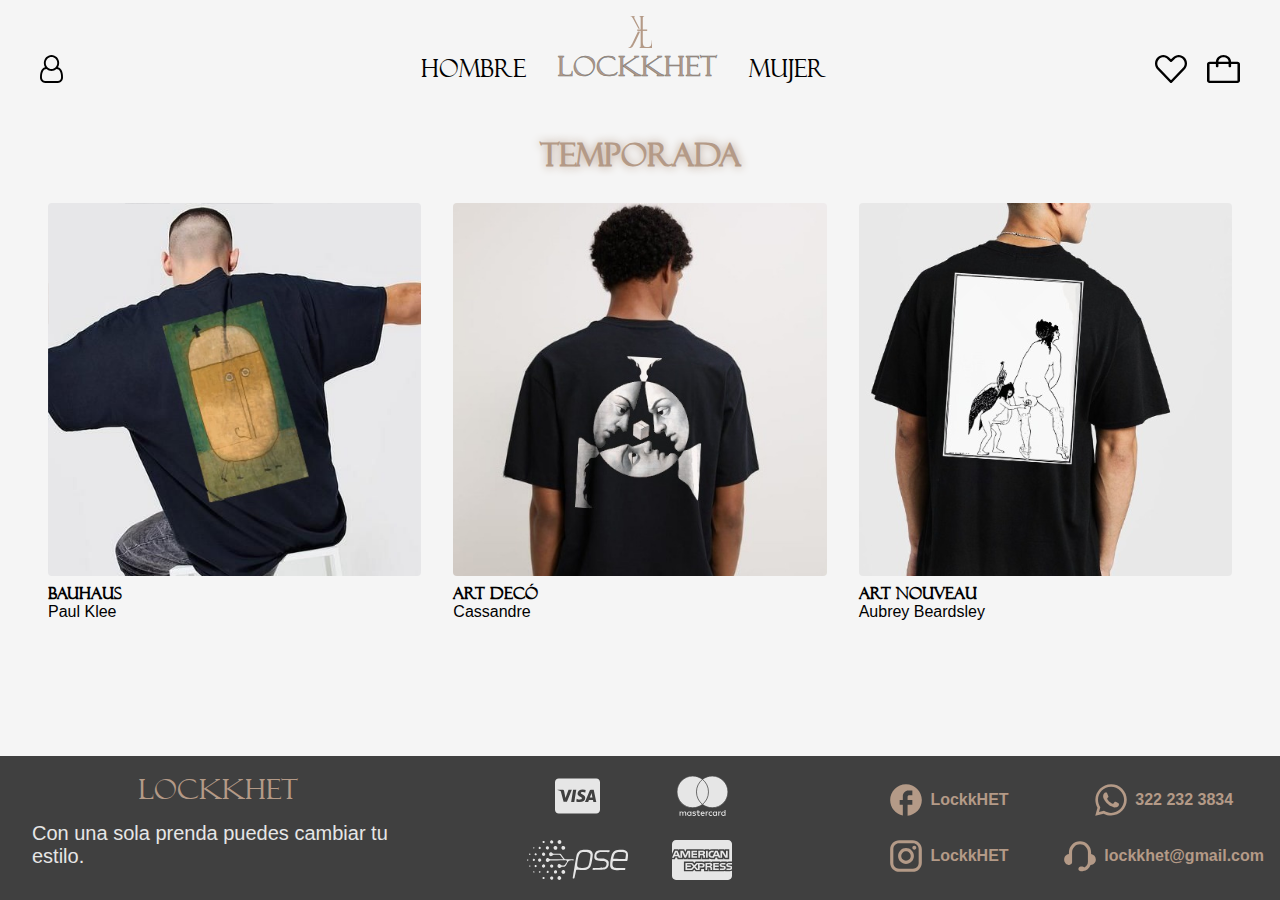
<file: temporada/index.html>
<!DOCTYPE html>
<html lang="es">
<head>
  <meta charset="UTF-8">
  <meta http-equiv="X-UA-Compatible" content="IE=edge">
  <meta name="viewport" content="width=device-width, initial-scale=1.0">
  <link rel="stylesheet" href="../style.css">
  <link rel="shortcut icon" href="../imgs/logo.svg">
  <link rel="stylesheet" href="style.css">
    <meta name="author" content="LockHET" />
    <meta name="description" content="LockHEET la magia del estilo">
    <meta name="keywords" content="LockHET, Lock, Het, moda, estilo, ropa">
  <title>Temporada LockHET</title>
</head>
<body>
  
  <header>

      <div id="logoNav">
        <button><img src="../imgs/logo.svg" alt=""></button>
      </div>


      <nav>
        
          <button id="user"><img src="../imgs/user.svg" alt=""></button>
          
            <li id="menu">
              <ul><a href="">Hombre</a></ul>
              <ul><a href="../index.html" class="active">LockkHET</a></ul>
              <ul><a href="">Mujer</a></ul>
            </li>
            
          <div id="productos">
            <button id="favoritos"><img src="../imgs/fav.svg" alt=""></button>
            <button id="carrito"><img src="../imgs/cart.svg" alt=""></button>
          </div>

        </nav>

  </header>

  <main>
    <div class="title">
      <a>TEMPORADA</a>
    </div>
    <div id="productos">
      <div id="producto1" class="producto">
        <a href="estilo1/index.html" class="imgProducto"></a>
        <span class="bold">Bauhaus</span>
        <span>Paul Klee</span>
      </div>
      <div id="producto2" class="producto">
        <a href="estilo2/index.html" class="imgProducto"></a>
        <span class="bold">Art Decó</span>
        <span>Cassandre</span>
      </div>
      <div id="producto3" class="producto">
        <a href="estilo3/index.html" class="imgProducto"></a>
        <span class="bold">Art Nouveau</span>
        <span>Aubrey Beardsley</span>
      </div>
    </div>
  </main>

  <footer>

    <div id="descripcion">
      <a>
        LockkHET
      </a>
      <P>
        Con una sola prenda puedes cambiar tu estilo.
      </P>
    </div>

    <div id="pago">
      <img src="../imgs/visa.svg" alt="visa" class="pago">
      <img src="../imgs/mastercard.svg" alt="mastercard" class="pago">
      <img src="../imgs/pse.svg" alt="pse" class="pago">
      <img src="../imgs/amEx.svg" alt="american express" class="pago">
    </div>

    <div id="contacto">
      <a id="facebook" class="contacto">
        <img src="../imgs/facebook.svg" alt="facebook">
        <span>LockkHET</span>
      </a>
      <a id="whatsapp" class="contacto" href="https://wa.me/573222323834" target="_blank">
        <img src="../imgs/whatsapp.svg" alt="whatsapp">
        <span>322 232 3834</span>
      </a>
      <a id="instagram" class="contacto">
        <img src="../imgs/instagram.svg" alt="instagram">
        <span href="">LockkHET</span>
      </a>
      <a id="servicio" class="contacto" href="mailto:lockkhet@gmail.com">
        <img src="../imgs/servicio.svg" alt="servicio al cliente">
        <span>lockkhet@gmail.com</span>
      </a>
    </div>

  </footer>

  <script src="../script.js"></script>
  <script src="script.js"></script>
</body>
</html>
</file>
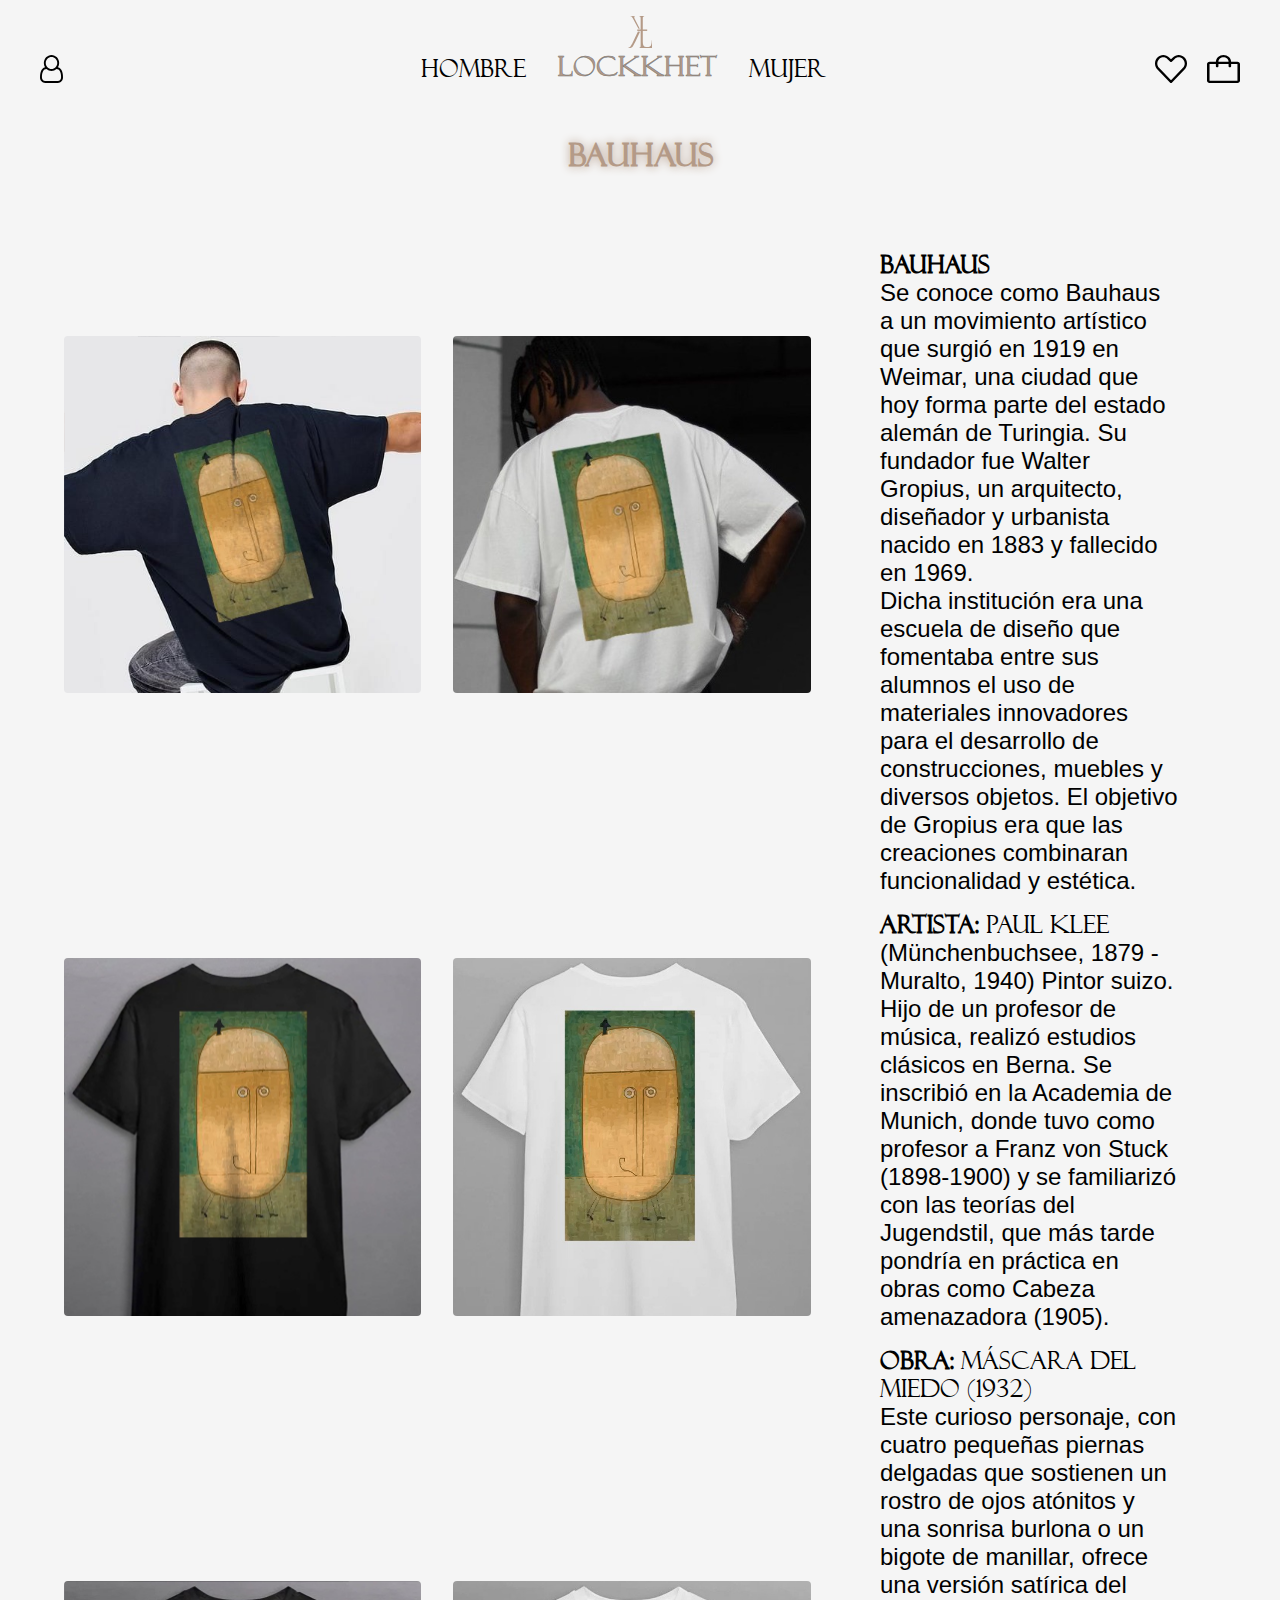
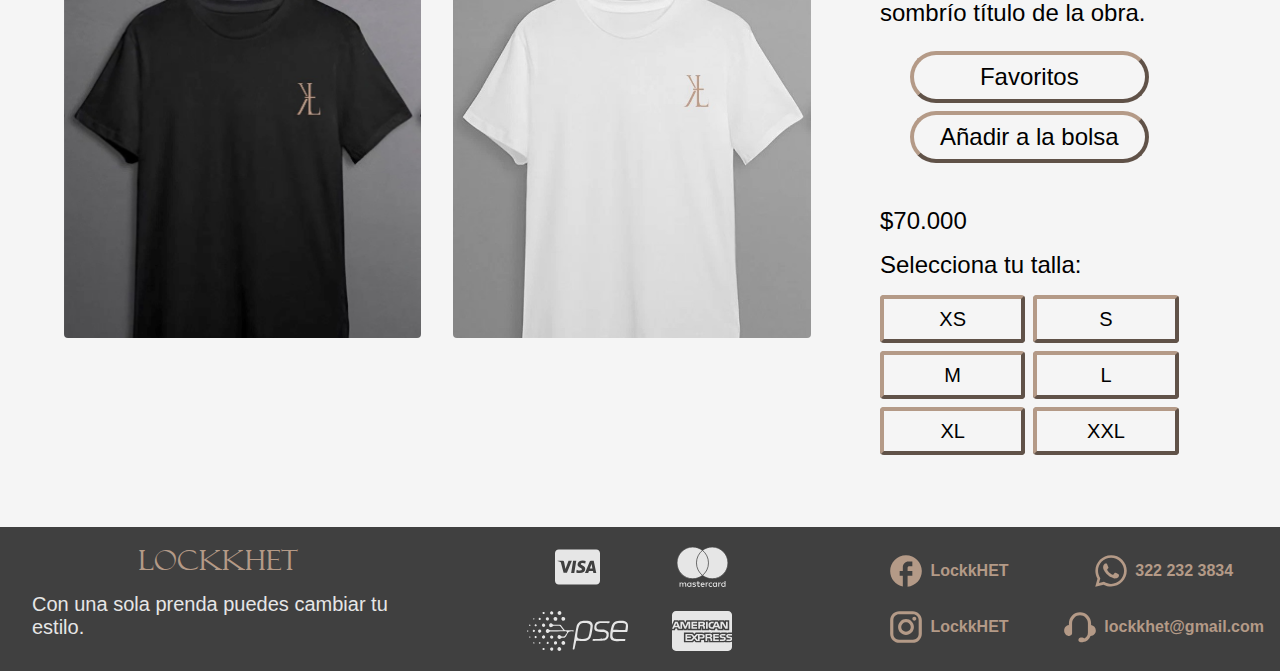
<file: temporada/estilo1/index.html>
<!DOCTYPE html>
<html lang="es">
<head>
  <meta charset="UTF-8">
  <meta http-equiv="X-UA-Compatible" content="IE=edge">
  <meta name="viewport" content="width=device-width, initial-scale=1.0">
  <link rel="stylesheet" href="../../style.css">
  <link rel="shortcut icon" href="../../imgs/logo.svg">
  <link rel="stylesheet" href="../style.css">
  <link rel="stylesheet" href="../plantilla/style.css">
  <link rel="stylesheet" href="style.css">
    <meta name="author" content="LockHET" />
    <meta name="description" content="LockHEET la magia del estilo">
    <meta name="keywords" content="LockHET, Lock, Het, moda, estilo, ropa">
  <title>Bauhaus - LockHET</title>
</head>
<body>
  
  <header>

      <div id="logoNav">
        <button><img src="../../imgs/logo.svg" alt=""></button>
      </div>


      <nav>
        
          <button id="user"><img src="../../imgs/user.svg" alt=""></button>
          
            <li id="menu">
              <ul><a href="">Hombre</a></ul>
              <ul><a href="../../index.html" class="active">LockkHET</a></ul>
              <ul><a href="">Mujer</a></ul>
            </li>
            
          <div id="productos">
            <button id="favoritos"><img src="../../imgs/fav.svg" alt=""></button>
            <button id="carrito"><img src="../../imgs/cart.svg" alt=""></button>
          </div>

        </nav>

  </header>

  <main>
    <div class="title">
      <a>Bauhaus</a>
    </div>
    
    <div id="productoPrincipal">

      <div id="imgs">
        <div class="imgProducto" id="imgProducto1"></div>
        <div class="imgProducto" id="imgProducto2"></div>
        <div class="imgProducto" id="imgProducto3"></div>
        <div class="imgProducto" id="imgProducto4"></div>
        <div class="imgProducto" id="imgProducto5"></div>
        <div class="imgProducto" id="imgProducto6"></div>
      </div>

      <div id="informacion">
        <div id="estilo">
          <span class="titulo1 bold">Bauhaus</span>
          <span class="contenido">Se conoce como Bauhaus a un movimiento artístico que surgió en 1919 en Weimar, una ciudad que hoy forma parte del estado alemán de Turingia. Su fundador fue Walter Gropius, un arquitecto, diseñador y urbanista nacido en 1883 y fallecido en 1969.<br>
          Dicha institución era una escuela de diseño que fomentaba entre sus alumnos el uso de materiales innovadores para el desarrollo de construcciones, muebles y diversos objetos. El objetivo de Gropius era que las creaciones combinaran funcionalidad y estética.
          </span>
        </div>
        <div id="artista">
          <span class="titulo1"><span class="bold">Artista:</span> Paul Klee</span>
          <span class="contenido">(Münchenbuchsee, 1879 - Muralto, 1940) Pintor suizo. Hijo de un profesor de música, realizó estudios clásicos en Berna. Se inscribió en la Academia de Munich, donde tuvo como profesor a Franz von Stuck (1898-1900) y se familiarizó con las teorías del Jugendstil, que más tarde pondría en práctica en obras como Cabeza amenazadora (1905).</span>
        </div>
        <div id="obra">
          <span class="titulo1"><span class="bold">Obra:</span> Máscara del miedo (1932)</span>
          <span class="contenido">Este curioso personaje, con cuatro pequeñas piernas delgadas que sostienen un rostro de ojos atónitos y una sonrisa burlona o un bigote de manillar, ofrece una versión satírica del sombrío título de la obra.</span>
        </div>

        <div id="compra">
          <button id="favorito">Favoritos</button>
          <button id="bolsa">Añadir a la bolsa</button>
        </div>
        <span id="precio">$70.000</span>
        <span id="talla">Selecciona tu talla:</span>
        <div id="selectTalla">
          <button class="talla">XS</button>
          <button class="talla">S</button>
          <button class="talla">M</button>
          <button class="talla">L</button>
          <button class="talla">XL</button>
          <button class="talla">XXL</button>
        </div>
      </div>
    </div>
  </main>

  <footer>

    <div id="descripcion">
      <a>
        LockkHET
      </a>
      <P>
        Con una sola prenda puedes cambiar tu estilo.
      </P>
    </div>

    <div id="pago">
      <img src="../../imgs/visa.svg" alt="visa" class="pago">
      <img src="../../imgs/mastercard.svg" alt="mastercard" class="pago">
      <img src="../../imgs/pse.svg" alt="pse" class="pago">
      <img src="../../imgs/amEx.svg" alt="american express" class="pago">
    </div>

    <div id="contacto">
      <a id="facebook" class="contacto">
        <img src="../../imgs/facebook.svg" alt="facebook">
        <span>LockkHET</span>
      </a>
      <a id="whatsapp" class="contacto" href="https://wa.me/573222323834" target="_blank">
        <img src="../../imgs/whatsapp.svg" alt="whatsapp">
        <span>322 232 3834</span>
      </a>
      <a id="instagram" class="contacto">
        <img src="../../imgs/instagram.svg" alt="instagram">
        <span href="">LockkHET</span>
      </a>
      <a id="servicio" class="contacto" href="mailto:lockkhet@gmail.com">
        <img src="../../imgs/servicio.svg" alt="servicio al cliente">
        <span>lockkhet@gmail.com</span>
      </a>
    </div>

  </footer>

  <script src="../../script.js"></script>
  <script src="../script.js"></script>
  <script src="script.js"></script>
</body>
</html>
</file>
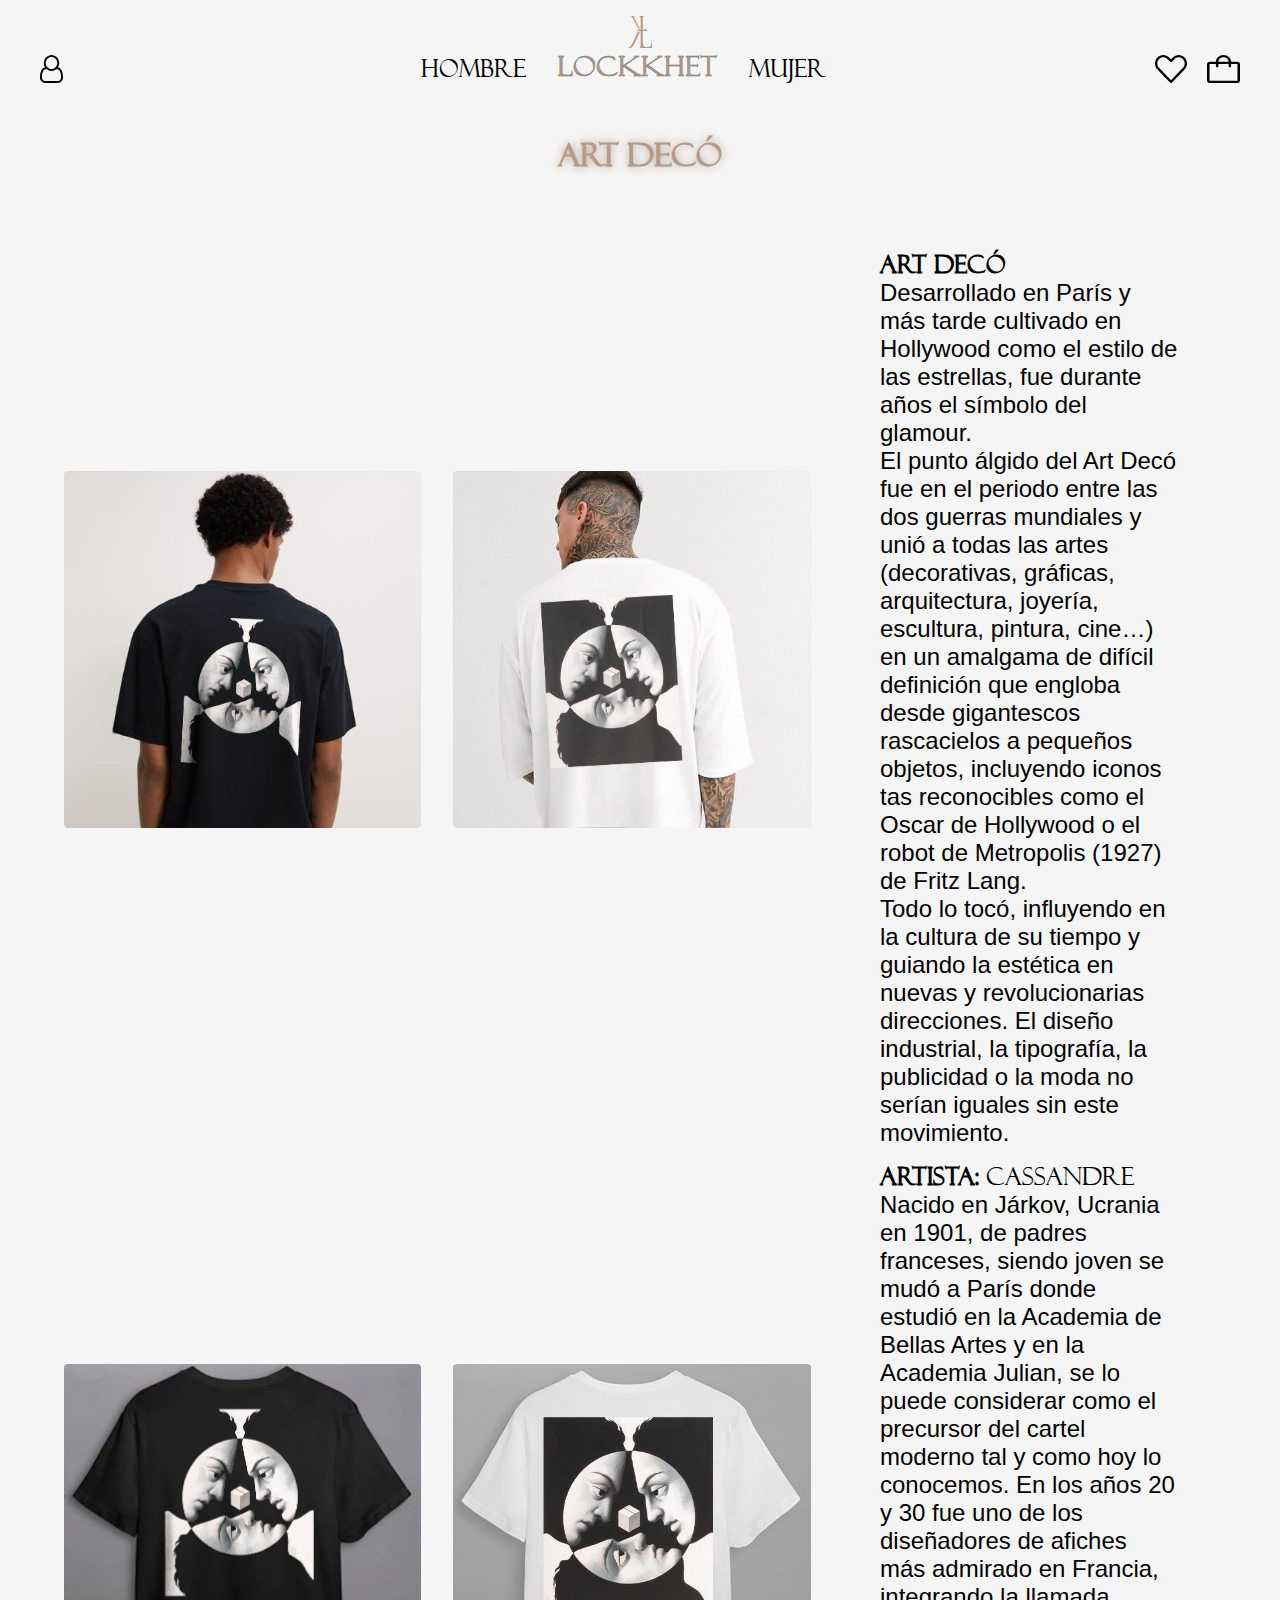
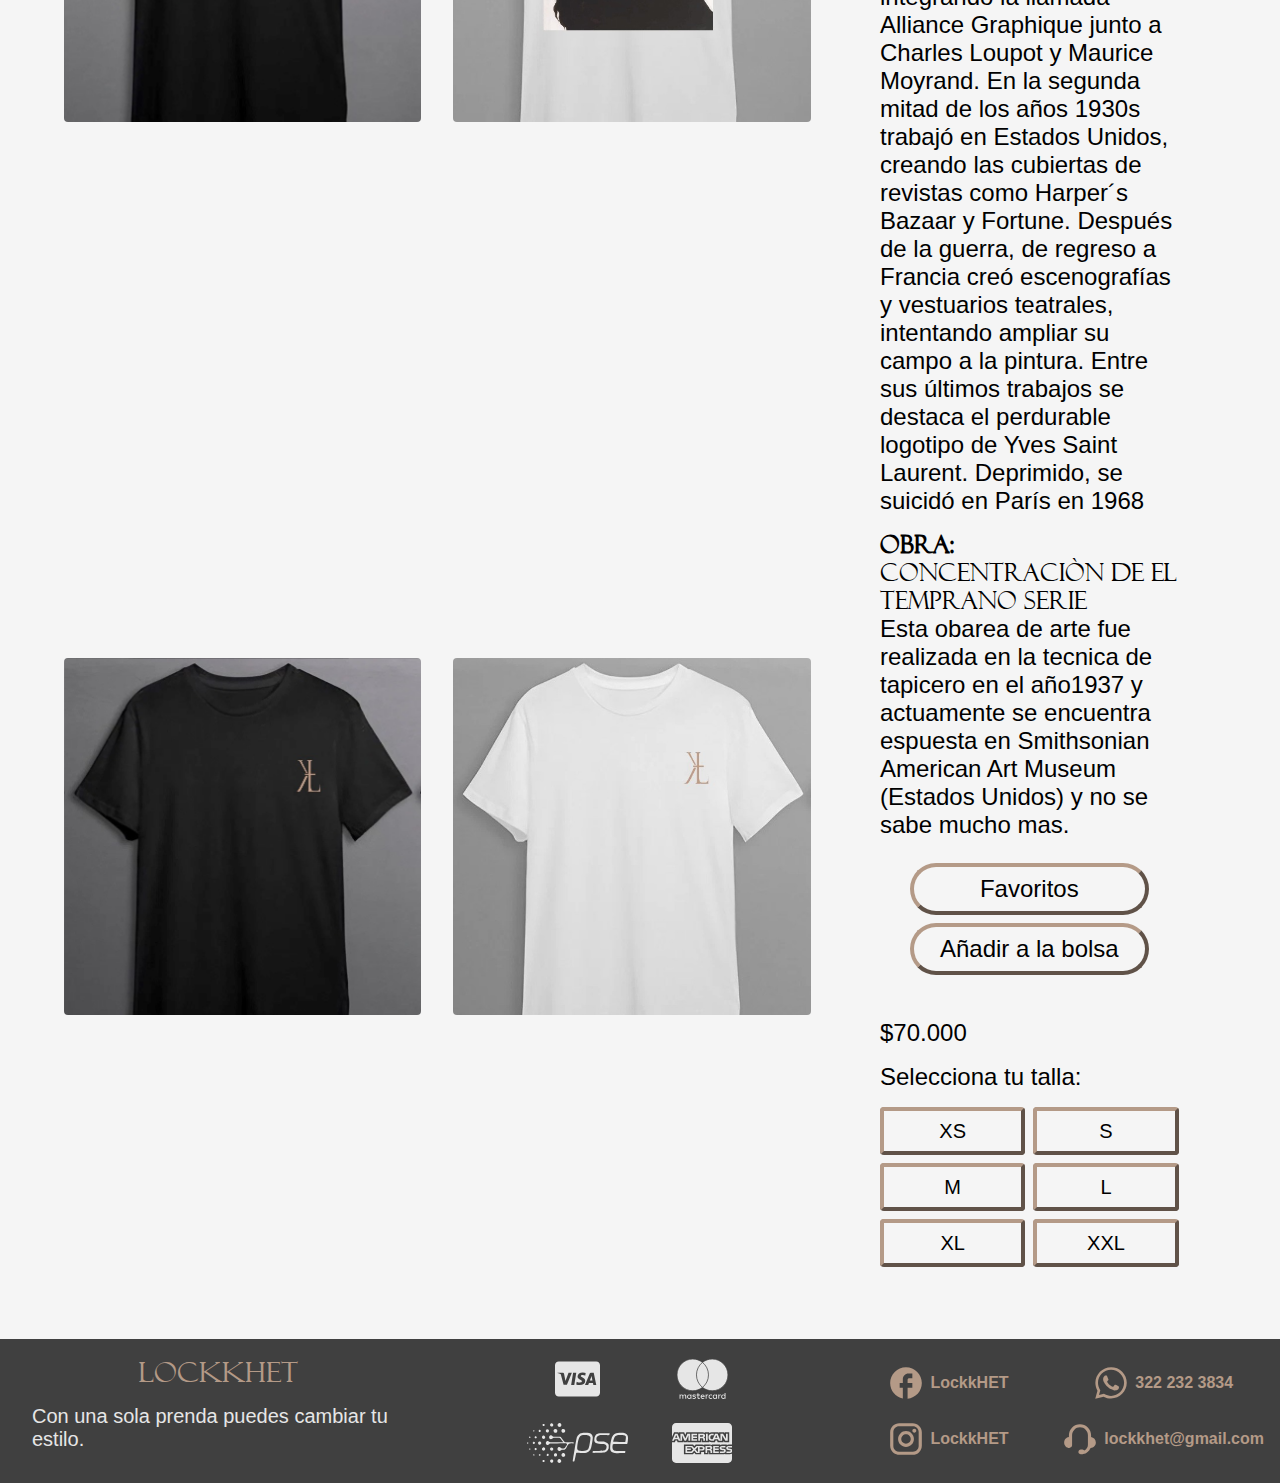
<file: temporada/estilo2/index.html>
<!DOCTYPE html>
<html lang="es">
<head>
  <meta charset="UTF-8">
  <meta http-equiv="X-UA-Compatible" content="IE=edge">
  <meta name="viewport" content="width=device-width, initial-scale=1.0">
  <link rel="stylesheet" href="../../style.css">
  <link rel="shortcut icon" href="../../imgs/logo.svg">
  <link rel="stylesheet" href="../style.css">
  <link rel="stylesheet" href="../plantilla/style.css">
  <link rel="stylesheet" href="style.css">
    <meta name="author" content="LockHET" />
    <meta name="description" content="LockHEET la magia del estilo">
    <meta name="keywords" content="LockHET, Lock, Het, moda, estilo, ropa">
  <title>Art Decó - LockHET</title>
</head>
<body>
  
  <header>

      <div id="logoNav">
        <button><img src="../../imgs/logo.svg" alt=""></button>
      </div>


      <nav>
        
          <button id="user"><img src="../../imgs/user.svg" alt=""></button>
          
            <li id="menu">
              <ul><a href="">Hombre</a></ul>
              <ul><a href="../../index.html" class="active">LockkHET</a></ul>
              <ul><a href="">Mujer</a></ul>
            </li>
            
          <div id="productos">
            <button id="favoritos"><img src="../../imgs/fav.svg" alt=""></button>
            <button id="carrito"><img src="../../imgs/cart.svg" alt=""></button>
          </div>

        </nav>

  </header>

  <main>
    <div class="title">
      <a>Art Decó</a>
    </div>
    
    <div id="productoPrincipal">

      <div id="imgs">
        <div class="imgProducto" id="imgProducto1"></div>
        <div class="imgProducto" id="imgProducto2"></div>
        <div class="imgProducto" id="imgProducto3"></div>
        <div class="imgProducto" id="imgProducto4"></div>
        <div class="imgProducto" id="imgProducto5"></div>
        <div class="imgProducto" id="imgProducto6"></div>
      </div>

      <div id="informacion">
        <div id="estilo">
          <span class="titulo1 bold">Art Decó</span>
          <span class="contenido">Desarrollado en París y más tarde cultivado en Hollywood como el estilo de las estrellas, fue durante años el símbolo del glamour.<br>
          El punto álgido del Art Decó fue en el periodo entre las dos guerras mundiales y unió a todas las artes (decorativas, gráficas, arquitectura, joyería, escultura, pintura, cine…) en un amalgama de difícil definición que engloba desde gigantescos rascacielos a pequeños objetos, incluyendo iconos tas reconocibles como el Oscar de Hollywood o el robot de Metropolis (1927) de Fritz Lang.<br>
          Todo lo tocó, influyendo en la cultura de su tiempo y guiando la estética en nuevas y revolucionarias direcciones. El diseño industrial, la tipografía, la publicidad o la moda no serían iguales sin este movimiento.</span>
        </div>
        <div id="artista">
          <span class="titulo1"><span class="bold">Artista:</span> Cassandre</span>
          <span class="contenido">Nacido en Járkov, Ucrania en 1901, de padres franceses, siendo joven se mudó a París donde estudió en la Academia de Bellas Artes y en la Academia Julian, se lo puede considerar como el precursor del cartel moderno tal y como hoy lo conocemos. En los años 20 y 30 fue uno de los diseñadores de afiches más admirado en Francia, integrando la llamada Alliance Graphique junto a Charles Loupot y Maurice Moyrand. En la segunda mitad de los años 1930s trabajó en Estados Unidos, creando las cubiertas de revistas como Harper´s Bazaar y Fortune. Después de la guerra, de regreso a Francia creó escenografías y vestuarios teatrales, intentando ampliar su campo a la pintura. Entre sus últimos trabajos se destaca el perdurable logotipo de Yves Saint Laurent. Deprimido, se suicidó en París en 1968</span>
        </div>
        <div id="obra">
          <span class="titulo1"><span class="bold">Obra:</span> Concentraciòn de el temprano serie</span>
          <span class="contenido">Esta obarea de arte fue realizada en la tecnica de tapicero en el año1937 y actuamente se encuentra espuesta en Smithsonian American Art Museum (Estados Unidos) y no se sabe mucho mas.</span>
        </div>

        <div id="compra">
          <button id="favorito">Favoritos</button>
          <button id="bolsa">Añadir a la bolsa</button>
        </div>
        <span id="precio">$70.000</span>
        <span id="talla">Selecciona tu talla:</span>
        <div id="selectTalla">
          <button class="talla">XS</button>
          <button class="talla">S</button>
          <button class="talla">M</button>
          <button class="talla">L</button>
          <button class="talla">XL</button>
          <button class="talla">XXL</button>
        </div>
      </div>
    </div>
  </main>

  <footer>

    <div id="descripcion">
      <a>
        LockkHET
      </a>
      <P>
        Con una sola prenda puedes cambiar tu estilo.
      </P>
    </div>

    <div id="pago">
      <img src="../../imgs/visa.svg" alt="visa" class="pago">
      <img src="../../imgs/mastercard.svg" alt="mastercard" class="pago">
      <img src="../../imgs/pse.svg" alt="pse" class="pago">
      <img src="../../imgs/amEx.svg" alt="american express" class="pago">
    </div>

    <div id="contacto">
      <a id="facebook" class="contacto">
        <img src="../../imgs/facebook.svg" alt="facebook">
        <span>LockkHET</span>
      </a>
      <a id="whatsapp" class="contacto" href="https://wa.me/573222323834" target="_blank">
        <img src="../../imgs/whatsapp.svg" alt="whatsapp">
        <span>322 232 3834</span>
      </a>
      <a id="instagram" class="contacto">
        <img src="../../imgs/instagram.svg" alt="instagram">
        <span href="">LockkHET</span>
      </a>
      <a id="servicio" class="contacto" href="mailto:lockkhet@gmail.com">
        <img src="../../imgs/servicio.svg" alt="servicio al cliente">
        <span>lockkhet@gmail.com</span>
      </a>
    </div>

  </footer>

  <script src="../../script.js"></script>
  <script src="../script.js"></script>
  <script src="script.js"></script>
</body>
</html>
</file>
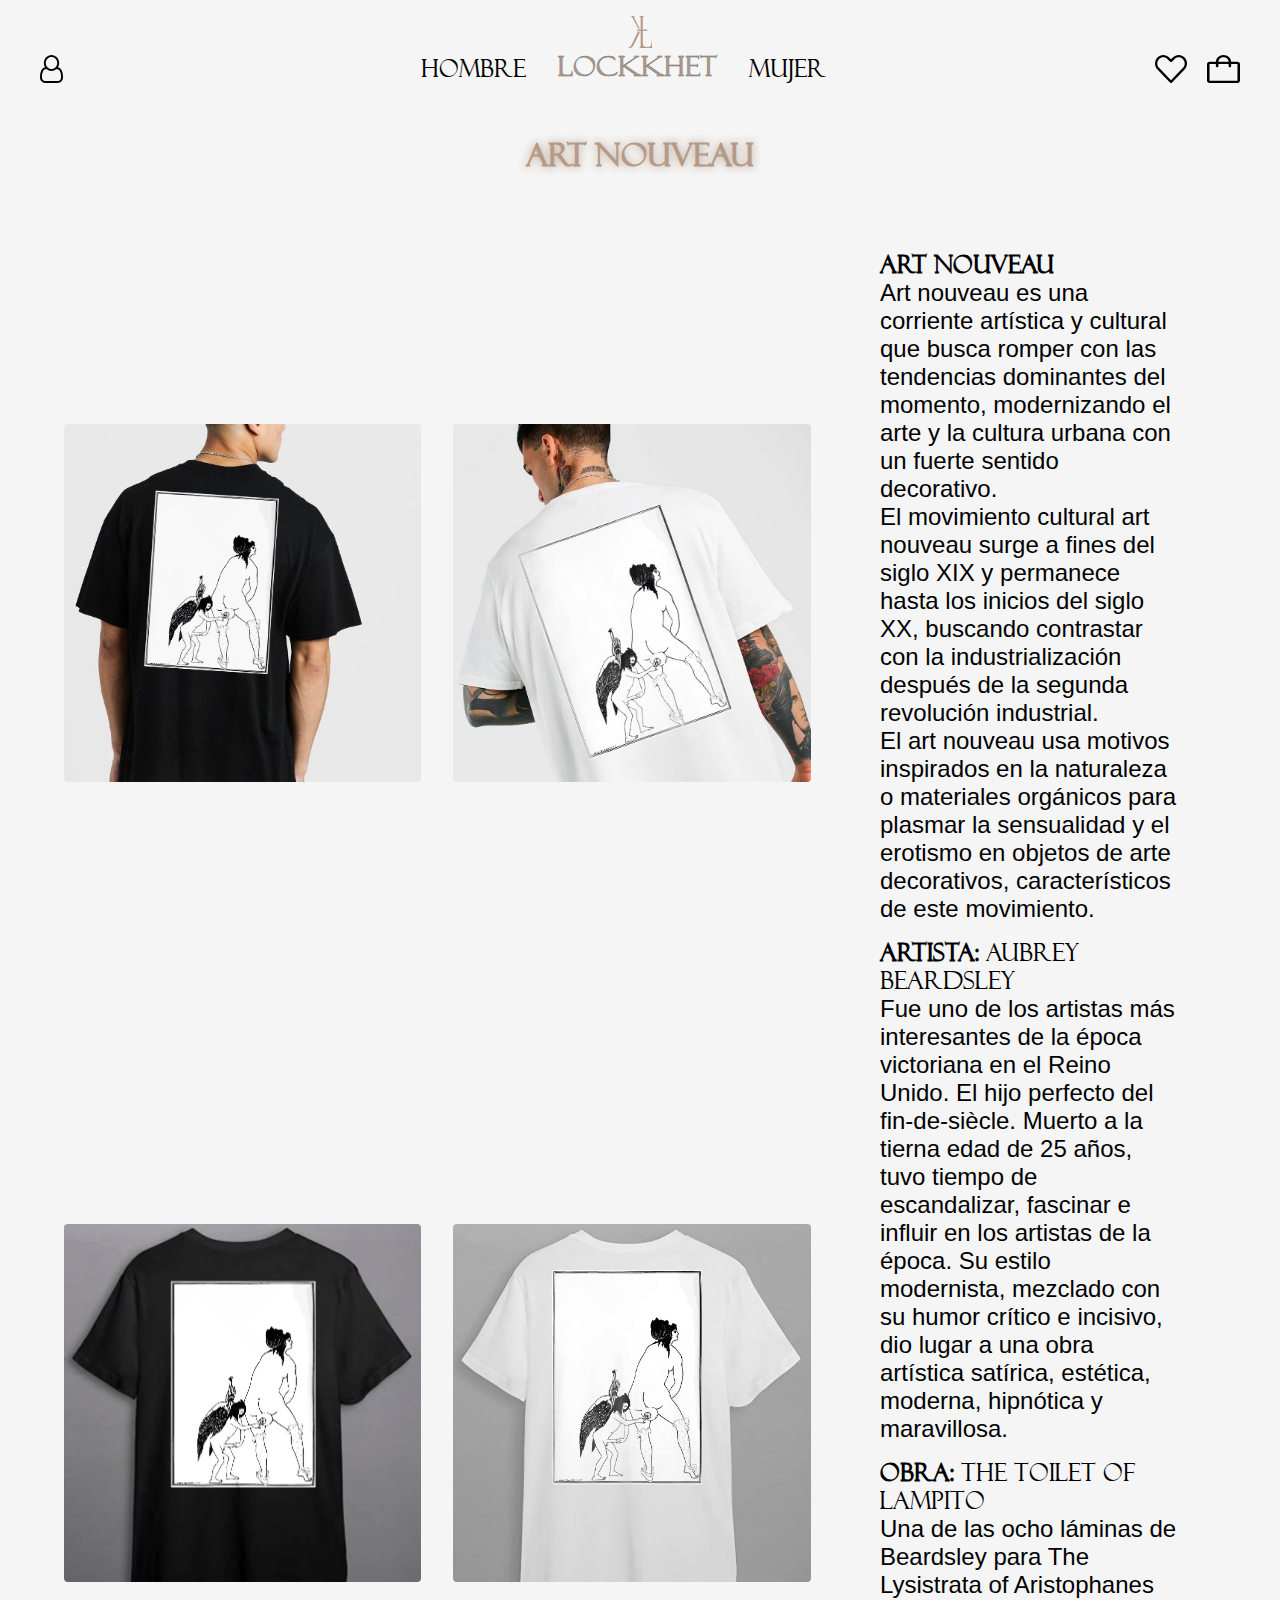
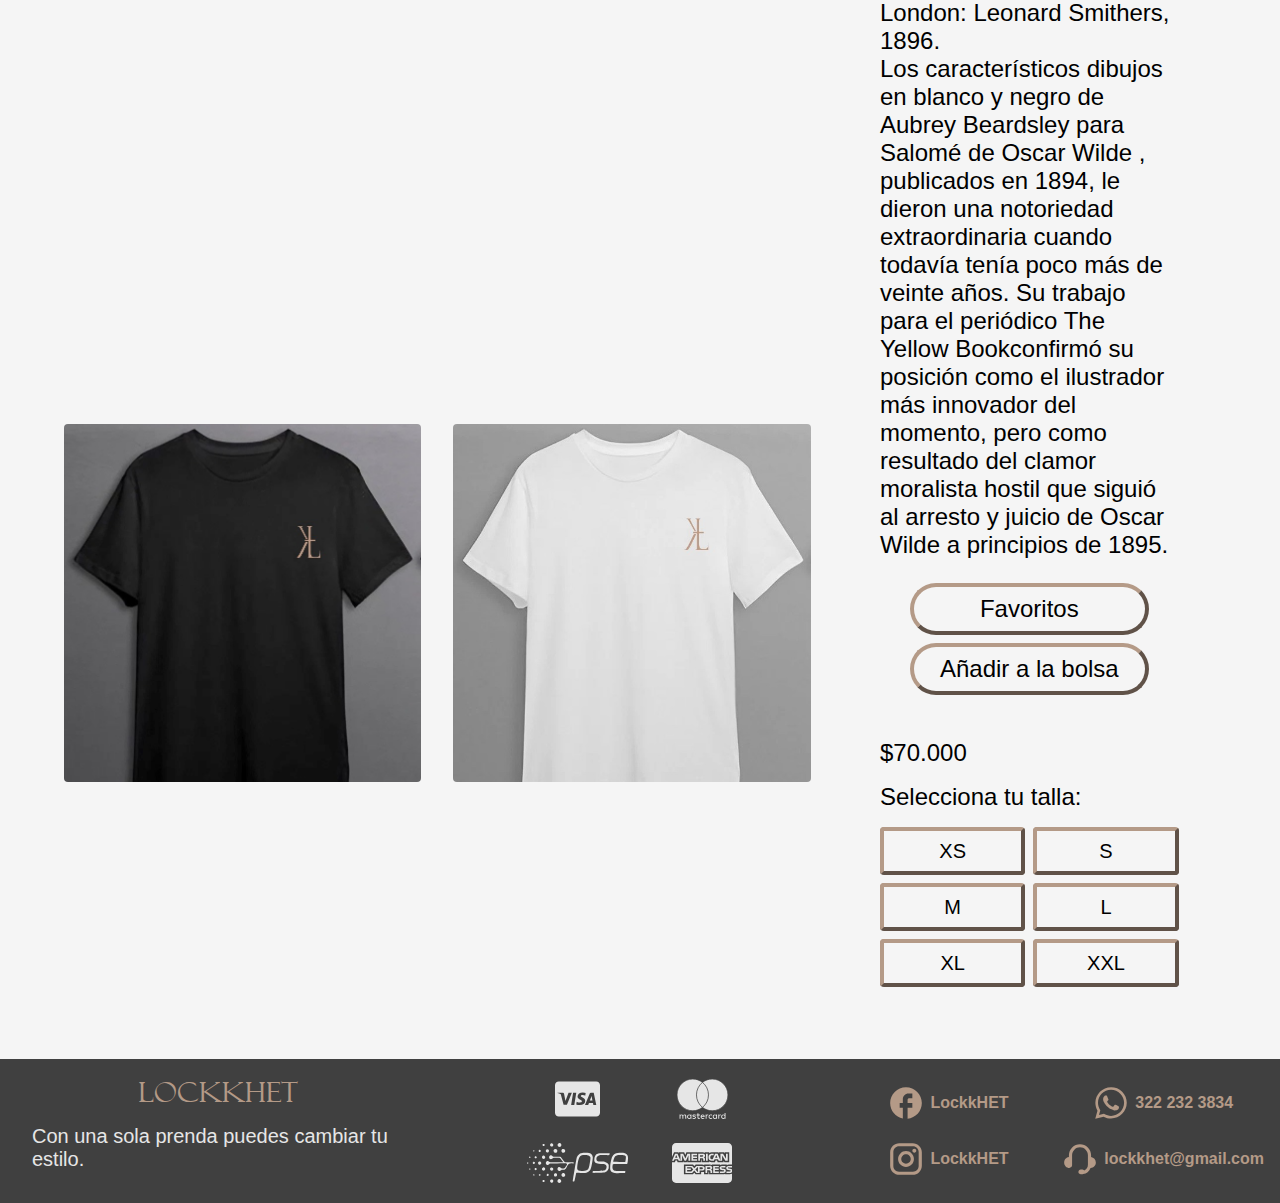
<file: temporada/estilo3/index.html>
<!DOCTYPE html>
<html lang="es">
<head>
  <meta charset="UTF-8">
  <meta http-equiv="X-UA-Compatible" content="IE=edge">
  <meta name="viewport" content="width=device-width, initial-scale=1.0">
  <link rel="stylesheet" href="../../style.css">
  <link rel="shortcut icon" href="../../imgs/logo.svg">
  <link rel="stylesheet" href="../style.css">
  <link rel="stylesheet" href="../plantilla/style.css">
  <link rel="stylesheet" href="style.css">
    <meta name="author" content="LockHET" />
    <meta name="description" content="LockHEET la magia del estilo">
    <meta name="keywords" content="LockHET, Lock, Het, moda, estilo, ropa">
  <title>Art Nouveau - LockHET</title>
</head>
<body>
  
  <header>

      <div id="logoNav">
        <button><img src="../../imgs/logo.svg" alt=""></button>
      </div>


      <nav>
        
          <button id="user"><img src="../../imgs/user.svg" alt=""></button>
          
            <li id="menu">
              <ul><a href="">Hombre</a></ul>
              <ul><a href="../../index.html" class="active">LockkHET</a></ul>
              <ul><a href="">Mujer</a></ul>
            </li>
            
          <div id="productos">
            <button id="favoritos"><img src="../../imgs/fav.svg" alt=""></button>
            <button id="carrito"><img src="../../imgs/cart.svg" alt=""></button>
          </div>

        </nav>

  </header>

  <main>
    <div class="title">
      <a>Art Nouveau</a>
    </div>
    
    <div id="productoPrincipal">

      <div id="imgs">
        <div class="imgProducto" id="imgProducto1"></div>
        <div class="imgProducto" id="imgProducto2"></div>
        <div class="imgProducto" id="imgProducto3"></div>
        <div class="imgProducto" id="imgProducto4"></div>
        <div class="imgProducto" id="imgProducto5"></div>
        <div class="imgProducto" id="imgProducto6"></div>
      </div>

      <div id="informacion">
        <div id="estilo">
          <span class="titulo1 bold">Art Nouveau</span>
          <span class="contenido">Art nouveau es una corriente artística y cultural que busca romper con las tendencias dominantes del momento, modernizando el arte y la cultura urbana con un fuerte sentido decorativo.<br>
          El movimiento cultural art nouveau surge a fines del siglo XIX y permanece hasta los inicios del siglo XX, buscando contrastar con la industrialización después de la segunda revolución industrial.<br>
          El art nouveau usa motivos inspirados en la naturaleza o materiales orgánicos para plasmar la sensualidad y el erotismo en objetos de arte decorativos, característicos de este movimiento.</span>
        </div>
        <div id="artista">
          <span class="titulo1"><span class="bold">Artista:</span> Aubrey Beardsley</span>
          <span class="contenido">Fue uno de los artistas más interesantes de la época victoriana en el Reino Unido. El hijo perfecto del fin-de-siècle. Muerto a la tierna edad de 25 años, tuvo tiempo de escandalizar, fascinar e influir en los artistas de la época. Su estilo modernista, mezclado con su humor crítico e incisivo, dio lugar a una obra artística satírica, estética, moderna, hipnótica y maravillosa.</span>
        </div>
        <div id="obra">
          <span class="titulo1"><span class="bold">Obra:</span> The Toilet of Lampito</span>
          <span class="contenido">Una de las ocho láminas de Beardsley para The Lysistrata of Aristophanes London: Leonard Smithers, 1896.<br>
            Los característicos dibujos en blanco y negro de Aubrey Beardsley para Salomé de Oscar Wilde , publicados en 1894, le dieron una notoriedad extraordinaria cuando todavía tenía poco más de veinte años. Su trabajo para el periódico The Yellow Bookconfirmó su posición como el ilustrador más innovador del momento, pero como resultado del clamor moralista hostil que siguió al arresto y juicio de Oscar Wilde a principios de 1895.</span>
        </div>

        <div id="compra">
          <button id="favorito">Favoritos</button>
          <button id="bolsa">Añadir a la bolsa</button>
        </div>
        <span id="precio">$70.000</span>
        <span id="talla">Selecciona tu talla:</span>
        <div id="selectTalla">
          <button class="talla">XS</button>
          <button class="talla">S</button>
          <button class="talla">M</button>
          <button class="talla">L</button>
          <button class="talla">XL</button>
          <button class="talla">XXL</button>
        </div>
      </div>
    </div>
  </main>

  <footer>

    <div id="descripcion">
      <a>
        LockkHET
      </a>
      <P>
        Con una sola prenda puedes cambiar tu estilo.
      </P>
    </div>

    <div id="pago">
      <img src="../../imgs/visa.svg" alt="visa" class="pago">
      <img src="../../imgs/mastercard.svg" alt="mastercard" class="pago">
      <img src="../../imgs/pse.svg" alt="pse" class="pago">
      <img src="../../imgs/amEx.svg" alt="american express" class="pago">
    </div>

    <div id="contacto">
      <a id="facebook" class="contacto">
        <img src="../../imgs/facebook.svg" alt="facebook">
        <span>LockkHET</span>
      </a>
      <a id="whatsapp" class="contacto" href="https://wa.me/573222323834" target="_blank">
        <img src="../../imgs/whatsapp.svg" alt="whatsapp">
        <span>322 232 3834</span>
      </a>
      <a id="instagram" class="contacto">
        <img src="../../imgs/instagram.svg" alt="instagram">
        <span href="">LockkHET</span>
      </a>
      <a id="servicio" class="contacto" href="mailto:lockkhet@gmail.com">
        <img src="../../imgs/servicio.svg" alt="servicio al cliente">
        <span>lockkhet@gmail.com</span>
      </a>
    </div>

  </footer>

  <script src="../../script.js"></script>
  <script src="../script.js"></script>
  <script src="script.js"></script>
</body>
</html>
</file>
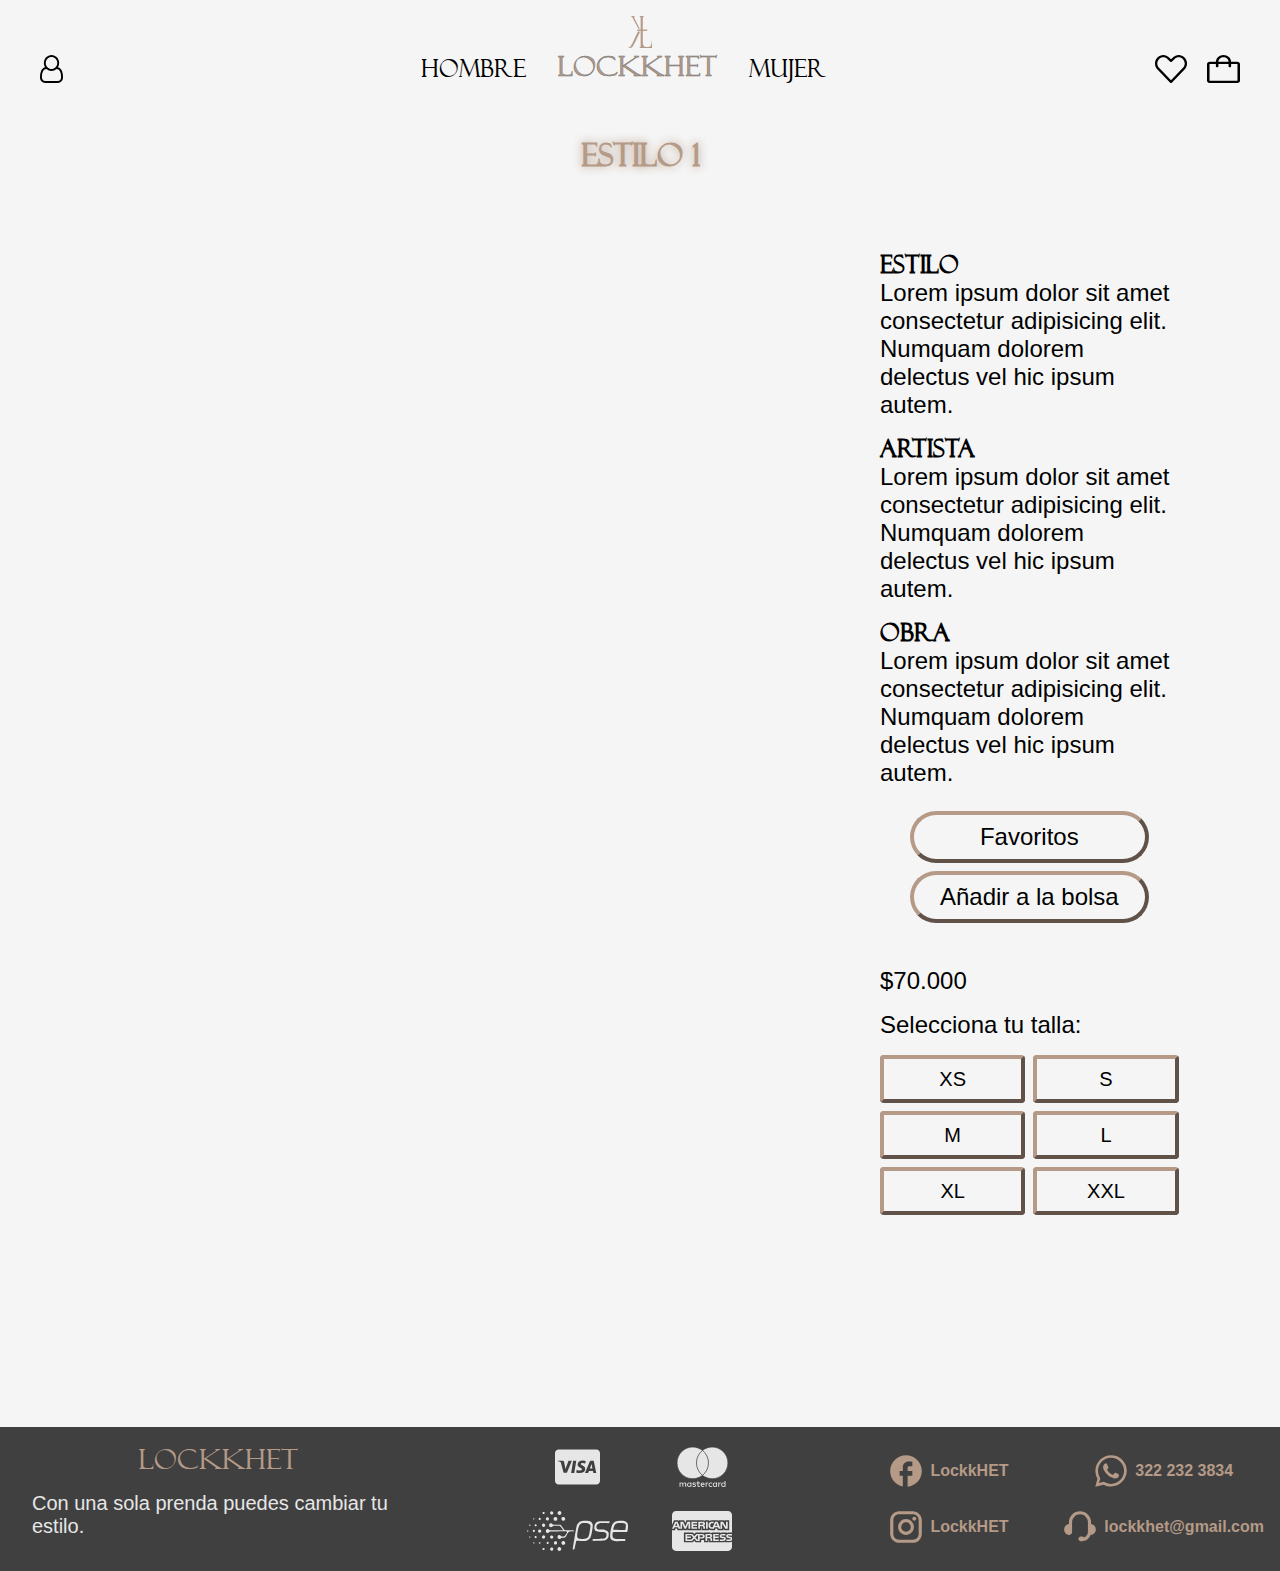
<file: temporada/plantilla/index.html>
<!DOCTYPE html>
<html lang="es">
<head>
  <meta charset="UTF-8">
  <meta http-equiv="X-UA-Compatible" content="IE=edge">
  <meta name="viewport" content="width=device-width, initial-scale=1.0">
  <link rel="stylesheet" href="../../style.css">
  <link rel="shortcut icon" href="../../imgs/logo.svg">
  <link rel="stylesheet" href="../style.css">
  <link rel="stylesheet" href="../plantilla/style.css">
  <link rel="stylesheet" href="style.css">
    <meta name="author" content="LockHET" />
    <meta name="description" content="LockHEET la magia del estilo">
    <meta name="keywords" content="LockHET, Lock, Het, moda, estilo, ropa">
  <title>Temporada LockHET</title>
</head>
<body>
  
  <header>

      <div id="logoNav">
        <button><img src="../../imgs/logo.svg" alt=""></button>
      </div>


      <nav>
        
          <button id="user"><img src="../../imgs/user.svg" alt=""></button>
          
            <li id="menu">
              <ul><a href="">Hombre</a></ul>
              <ul><a href="../../index.html" class="active">LockkHET</a></ul>
              <ul><a href="">Mujer</a></ul>
            </li>
            
          <div id="productos">
            <button id="favoritos"><img src="../../imgs/fav.svg" alt=""></button>
            <button id="carrito"><img src="../../imgs/cart.svg" alt=""></button>
          </div>

        </nav>

  </header>

  <main>
    <div class="title">
      <a>Estilo 1</a>
    </div>
    
    <div id="productoPrincipal">

      <div id="imgs">
        <div class="imgProducto" id="imgProducto1"></div>
        <div class="imgProducto" id="imgProducto2"></div>
        <div class="imgProducto" id="imgProducto3"></div>
        <div class="imgProducto" id="imgProducto4"></div>
        <div class="imgProducto" id="imgProducto5"></div>
        <div class="imgProducto" id="imgProducto6"></div>
      </div>

      <div id="informacion">
        <div id="estilo">
          <span class="titulo1 bold">Estilo</span>
          <span class="contenido">Lorem ipsum dolor sit amet consectetur adipisicing elit. Numquam dolorem delectus vel hic ipsum autem.</span>
        </div>
        <div id="artista">
          <span class="titulo1"><span class="bold">Artista</span></span>
          <span class="contenido">Lorem ipsum dolor sit amet consectetur adipisicing elit. Numquam dolorem delectus vel hic ipsum autem.</span>
        </div>
        <div id="obra">
          <span class="titulo1"><span class="bold">Obra</span></span>
          <span class="contenido">Lorem ipsum dolor sit amet consectetur adipisicing elit. Numquam dolorem delectus vel hic ipsum autem.</span>
        </div>

        <div id="compra">
          <button id="favorito">Favoritos</button>
          <button id="bolsa">Añadir a la bolsa</button>
        </div>
        <span id="precio">$70.000</span>
        <span id="talla">Selecciona tu talla:</span>
        <div id="selectTalla">
          <button class="talla">XS</button>
          <button class="talla">S</button>
          <button class="talla">M</button>
          <button class="talla">L</button>
          <button class="talla">XL</button>
          <button class="talla">XXL</button>
        </div>
      </div>
    </div>
  </main>

  <footer>

    <div id="descripcion">
      <a>
        LockkHET
      </a>
      <P>
        Con una sola prenda puedes cambiar tu estilo.
      </P>
    </div>

    <div id="pago">
      <img src="../../imgs/visa.svg" alt="visa" class="pago">
      <img src="../../imgs/mastercard.svg" alt="mastercard" class="pago">
      <img src="../../imgs/pse.svg" alt="pse" class="pago">
      <img src="../../imgs/amEx.svg" alt="american express" class="pago">
    </div>

    <div id="contacto">
      <a id="facebook" class="contacto">
        <img src="../../imgs/facebook.svg" alt="facebook">
        <span>LockkHET</span>
      </a>
      <a id="whatsapp" class="contacto" href="https://wa.me/573222323834" target="_blank">
        <img src="../../imgs/whatsapp.svg" alt="whatsapp">
        <span>322 232 3834</span>
      </a>
      <a id="instagram" class="contacto">
        <img src="../../imgs/instagram.svg" alt="instagram">
        <span href="">LockkHET</span>
      </a>
      <a id="servicio" class="contacto" href="mailto:lockkhet@gmail.com">
        <img src="../../imgs/servicio.svg" alt="servicio al cliente">
        <span>lockkhet@gmail.com</span>
      </a>
    </div>

  </footer>

  <script src="../../script.js"></script>
  <script src="../script.js"></script>
  <script src="script.js"></script>
</body>
</html>
</file>
<file: style.css>
@font-face{font-family:"FelixTitling";src:url("fonts/FelixTitling.TTF")}:root{--bgColor: #f5f5f5;--mainColor: #B49A87}*{box-sizing:border-box;margin:0;padding:0;text-decoration:none;list-style:none;border:none;color:#000;background:rgba(0,0,0,0)}body{font-size:1.24vw;font-family:Arial,Helvetica,sans-serif;background:var(--bgColor);min-height:100vh;width:100%;padding-top:1rem;display:grid;grid-template-rows:auto 1fr auto}.bold{font-weight:bold}header{display:flex;flex-wrap:wrap;font-family:"FelixTitling";margin-bottom:1.5rem}header #logoNav{width:100%;display:flex;justify-content:center}header #logoNav button img{height:2rem}header nav{font-size:1.5rem;height:2rem;width:100%;padding:0 2.5rem;display:flex;justify-content:space-between}header nav .active{font-size:1.75rem;-webkit-text-stroke:.5px #787878}header nav .active,header nav a:hover{color:var(--mainColor);cursor:pointer}header nav img:hover{cursor:pointer;filter:invert(64%) sepia(19%) saturate(405%) hue-rotate(343deg) brightness(95%) contrast(87%)}header nav img{height:1.75rem}header nav #user,header nav #favoritos,header nav #carrito{display:flex;align-items:flex-end}header nav li#menu{display:flex;justify-content:space-evenly;align-items:flex-end;gap:2rem;padding-left:1.75rem}header nav li#menu ul{display:flex;justify-content:center;align-items:flex-end}header nav #productos{display:flex;justify-content:space-between;align-items:flex-end;gap:1.25rem}main{min-height:65.5vh;max-width:100vw;margin:0 1rem;overflow:hidden}main .slider{margin:0 auto;overflow:hidden;height:56.25vh;width:100vh}main .slider ul{height:100%;display:flex;padding:0;width:300%;animation:slide 20s infinite alternate ease-in-out}main .slider ul li,main .slider ul div{width:100vh;height:100%;background-size:contain;background-position:center center;background-repeat:unset}main .slider ul #slide1{background-image:url(imgs/slide/4.jpeg);background-size:cover}main .slider ul #slide2{background-image:url(imgs/slide/5.jpg)}main .slider ul #slide3{background-image:url(imgs/slide/6.png)}main .title{width:100%;height:4rem;display:flex;justify-content:center;align-items:center;padding-top:2rem}main .title a{font-size:3rem;font-weight:bold;font-family:"FelixTitling";color:var(--mainColor);text-shadow:0 0 10px var(--mainColor);cursor:pointer}.pulse{animation:pulse 1s infinite}@keyframes pulse{0%{transform:scale(1)}50%{transform:scale(1.075)}100%{transform:scale(1)}}@keyframes slide{0%{margin-left:0}30%{margin-left:0}35%{margin-left:-100%}65%{margin-left:-100%}70%{margin-left:-200%}100%{margin-left:-200%}}footer{margin-top:1.5rem;min-height:9rem;background-color:#404040;display:grid;grid-auto-rows:auto;grid-template-columns:1fr 1fr 1fr;gap:1rem;padding:1rem;align-items:center;justify-items:center}footer #descripcion{bottom:0;display:flex;flex-direction:column;justify-items:center}footer #descripcion a{width:100%;text-align:center;color:var(--mainColor);font-size:1.75rem;font-family:"FelixTitling";cursor:pointer}footer #descripcion p{width:100%;height:100%;padding:1rem;text-align:left;font-size:1.25rem;color:#e6e6e6}footer #pago,footer #contacto{display:grid;grid-template-columns:1fr 1fr;grid-template-rows:1fr 1fr;align-items:center;justify-items:center;gap:1.5rem;max-width:max-content}footer #pago .pago,footer #contacto .pago{height:2.5rem}footer #pago a.contacto,footer #contacto a.contacto{display:flex;align-items:center;justify-content:center;gap:.5rem}footer #pago a.contacto img,footer #contacto a.contacto img{cursor:pointer}footer #pago a.contacto span,footer #contacto a.contacto span{font-size:1rem;color:var(--mainColor);font-weight:bold;cursor:pointer}*::-webkit-scrollbar{width:10px;height:10px;border-radius:10px}body::-webkit-scrollbar{border-radius:0}*::-webkit-scrollbar-thumb{background:var(--mainColor);border:1px solid #2c2c2c;border-radius:10px}@media(max-width: 780px){body{font-size:1.7vh}body main .slider{height:56.25vh;width:100vw}body main .slider ul{height:100%;width:300%}body main .slider ul li,body main .slider ul div{width:100vw;height:100%;background-position:left center}body header nav{justify-content:center}body header nav #user,body header nav #productos{display:none}body header nav li#menu{padding:0}body header nav li#menu ul:first-child,body header nav li#menu ul:last-child{display:none}body footer{grid-template-columns:1fr;width:100%}body footer #descripcion p{text-align:center}body footer #pago{width:100%;grid-template-columns:1fr 1fr;grid-template-rows:1fr 1fr}body footer #contacto{margin-top:2rem;grid-template-columns:1fr;grid-template-rows:1fr 1fr}}/*# sourceMappingURL=style.css.map */
</file>
<file: temporada/style.css>
body main .title a{font-size:2rem}body main #productos{display:grid;justify-items:center;align-items:center;grid-template-columns:1fr 1fr 1fr;gap:2rem;padding:2rem 2rem 0}body main #productos .producto{width:100%;display:flex;flex-direction:column}body main #productos .producto .imgProducto{width:100%;padding-bottom:100%;cursor:pointer;background-size:cover;background-position:center center;border-radius:.25rem;transition:all .5s ease-in-out}body main #productos .producto#producto1 .imgProducto{background-image:url(../imgs/productos/11.jpeg)}body main #productos .producto#producto1 .imgProducto:hover{background-image:url(../imgs/productos/13.jpeg)}body main #productos .producto#producto2 .imgProducto{background-image:url(../imgs/productos/21.jpeg)}body main #productos .producto#producto2 .imgProducto:hover{background-image:url(../imgs/productos/23.jpeg)}body main #productos .producto#producto3 .imgProducto{background-image:url(../imgs/productos/31.jpeg)}body main #productos .producto#producto3 .imgProducto:hover{background-image:url(../imgs/productos/33.jpeg)}body main #productos .producto span{font-size:1rem}body main #productos .producto span:nth-child(2){margin-top:.5rem;font-family:"FelixTitling"}@media(max-width: 780px){body main #productos{grid-template-columns:repeat(auto-fill, minmax(10rem, 1fr))}}/*# sourceMappingURL=style.css.map */
</file>
<file: temporada/plantilla/style.css>
body main #productoPrincipal{font-size:1.5rem;margin:3rem;display:grid;grid-template-columns:2fr 1fr;gap:2rem;justify-items:center}body main #productoPrincipal #imgs{width:100%;display:grid;grid-template-columns:1fr 1fr;gap:2rem;align-items:center;justify-items:center}body main #productoPrincipal #imgs .imgProducto{width:100%;padding-bottom:100%;background-size:cover;background-position:center center;border-radius:.25rem}body main #productoPrincipal #informacion,body main #productoPrincipal #estilo,body main #productoPrincipal #artista,body main #productoPrincipal #obra,body main #productoPrincipal #compra,body main #productoPrincipal #precio,body main #productoPrincipal #talla,body main #productoPrincipal #selectTalla{margin-top:1rem}body main #productoPrincipal #informacion,body main #productoPrincipal #estilo,body main #productoPrincipal #artista,body main #productoPrincipal #obra,body main #productoPrincipal #compra{display:flex;flex-wrap:wrap;flex-direction:column}body main #productoPrincipal .titulo1{font-family:"FelixTitling"}body main #productoPrincipal #informacion{width:80%;font-size:1.5rem}body main #productoPrincipal #informacion button{border:4px outset var(--mainColor);padding:.5rem;cursor:pointer}body main #productoPrincipal #informacion button:hover{box-shadow:1px 1px 25px 10px #ddc2ae}body main #productoPrincipal #informacion #compra{display:flex;flex-wrap:wrap;align-items:center}body main #productoPrincipal #informacion #compra button{font-size:1.5rem;border-radius:2rem;width:80%;margin-top:.5rem}body main #productoPrincipal #informacion #selectTalla{display:grid;grid-template-columns:1fr 1fr;gap:.5rem}body main #productoPrincipal #informacion #selectTalla .talla{border-radius:.25rem;font-size:1.25rem;height:3rem}@media(max-width: 912px){body main #productoPrincipal{grid-template-columns:1fr}}@media(max-width: 780px){body main #productoPrincipal{margin:2rem 1rem 1rem}body main #productoPrincipal #informacion{width:100%;font-size:1.2rem}}/*# sourceMappingURL=style.css.map */
</file>
<file: temporada/estilo1/style.css>
body main #productoPrincipal #imgs .imgProducto#imgProducto1{background-image:url(../../imgs/productos/11.jpeg)}body main #productoPrincipal #imgs .imgProducto#imgProducto2{background-image:url(../../imgs/productos/12.jpeg)}body main #productoPrincipal #imgs .imgProducto#imgProducto3{background-image:url(../../imgs/productos/13.jpeg)}body main #productoPrincipal #imgs .imgProducto#imgProducto4{background-image:url(../../imgs/productos/14.jpeg)}body main #productoPrincipal #imgs .imgProducto#imgProducto5{background-image:url(../../imgs/productos/01.jpeg)}body main #productoPrincipal #imgs .imgProducto#imgProducto6{background-image:url(../../imgs/productos/02.jpeg)}/*# sourceMappingURL=style.css.map */
</file>
<file: temporada/estilo2/style.css>
body main #productoPrincipal #imgs .imgProducto#imgProducto1{background-image:url(../../imgs/productos/21.jpeg)}body main #productoPrincipal #imgs .imgProducto#imgProducto2{background-image:url(../../imgs/productos/22.jpeg)}body main #productoPrincipal #imgs .imgProducto#imgProducto3{background-image:url(../../imgs/productos/23.jpeg)}body main #productoPrincipal #imgs .imgProducto#imgProducto4{background-image:url(../../imgs/productos/24.jpeg)}body main #productoPrincipal #imgs .imgProducto#imgProducto5{background-image:url(../../imgs/productos/01.jpeg)}body main #productoPrincipal #imgs .imgProducto#imgProducto6{background-image:url(../../imgs/productos/02.jpeg)}/*# sourceMappingURL=style.css.map */
</file>
<file: temporada/estilo3/style.css>
body main #productoPrincipal #imgs .imgProducto#imgProducto1{background-image:url(../../imgs/productos/31.jpeg)}body main #productoPrincipal #imgs .imgProducto#imgProducto2{background-image:url(../../imgs/productos/32.jpeg)}body main #productoPrincipal #imgs .imgProducto#imgProducto3{background-image:url(../../imgs/productos/33.jpeg)}body main #productoPrincipal #imgs .imgProducto#imgProducto4{background-image:url(../../imgs/productos/34.jpeg)}body main #productoPrincipal #imgs .imgProducto#imgProducto5{background-image:url(../../imgs/productos/01.jpeg)}body main #productoPrincipal #imgs .imgProducto#imgProducto6{background-image:url(../../imgs/productos/02.jpeg)}/*# sourceMappingURL=style.css.map */
</file>
